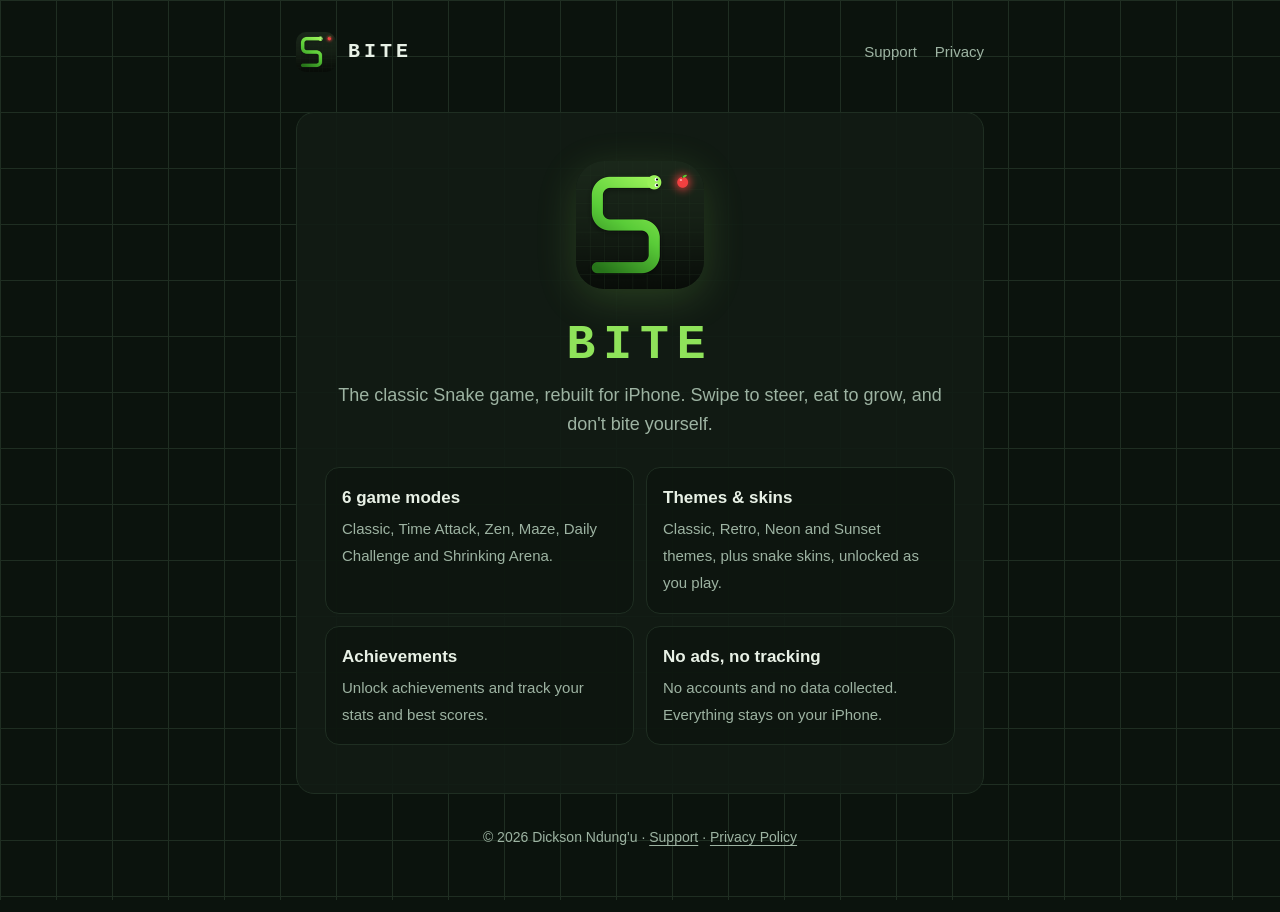
<file: index.html>
<!doctype html>
<html lang="en">
<head>
  <meta charset="utf-8">
  <meta name="viewport" content="width=device-width, initial-scale=1">
  <title>Bite – Classic Snake for iPhone</title>
  <meta name="description" content="Bite is a modern take on the classic Snake game for iPhone, with six game modes, themes, skins and achievements.">
  <link rel="icon" href="icon.png">
  <link rel="apple-touch-icon" href="icon.png">
  <link rel="stylesheet" href="style.css">
</head>
<body>
  <div class="wrap">
    <header class="top">
      <a class="brand" href="./"><img src="icon.png" alt=""><span>BITE</span></a>
      <nav>
        <a href="support.html">Support</a>
        <a href="privacy.html">Privacy</a>
      </nav>
    </header>

    <main class="card hero">
      <img src="icon.png" alt="Bite app icon">
      <h1>BITE</h1>
      <p class="lede">The classic Snake game, rebuilt for iPhone. Swipe to steer, eat to grow, and don't bite yourself.</p>

      <div class="features">
        <div class="feature"><strong>6 game modes</strong><span>Classic, Time Attack, Zen, Maze, Daily Challenge and Shrinking Arena.</span></div>
        <div class="feature"><strong>Themes &amp; skins</strong><span>Classic, Retro, Neon and Sunset themes, plus snake skins, unlocked as you play.</span></div>
        <div class="feature"><strong>Achievements</strong><span>Unlock achievements and track your stats and best scores.</span></div>
        <div class="feature"><strong>No ads, no tracking</strong><span>No accounts and no data collected. Everything stays on your iPhone.</span></div>
      </div>
    </main>

    <footer>
      © 2026 Dickson Ndung'u · <a href="support.html">Support</a> · <a href="privacy.html">Privacy Policy</a>
    </footer>
  </div>
</body>
</html>
</file>
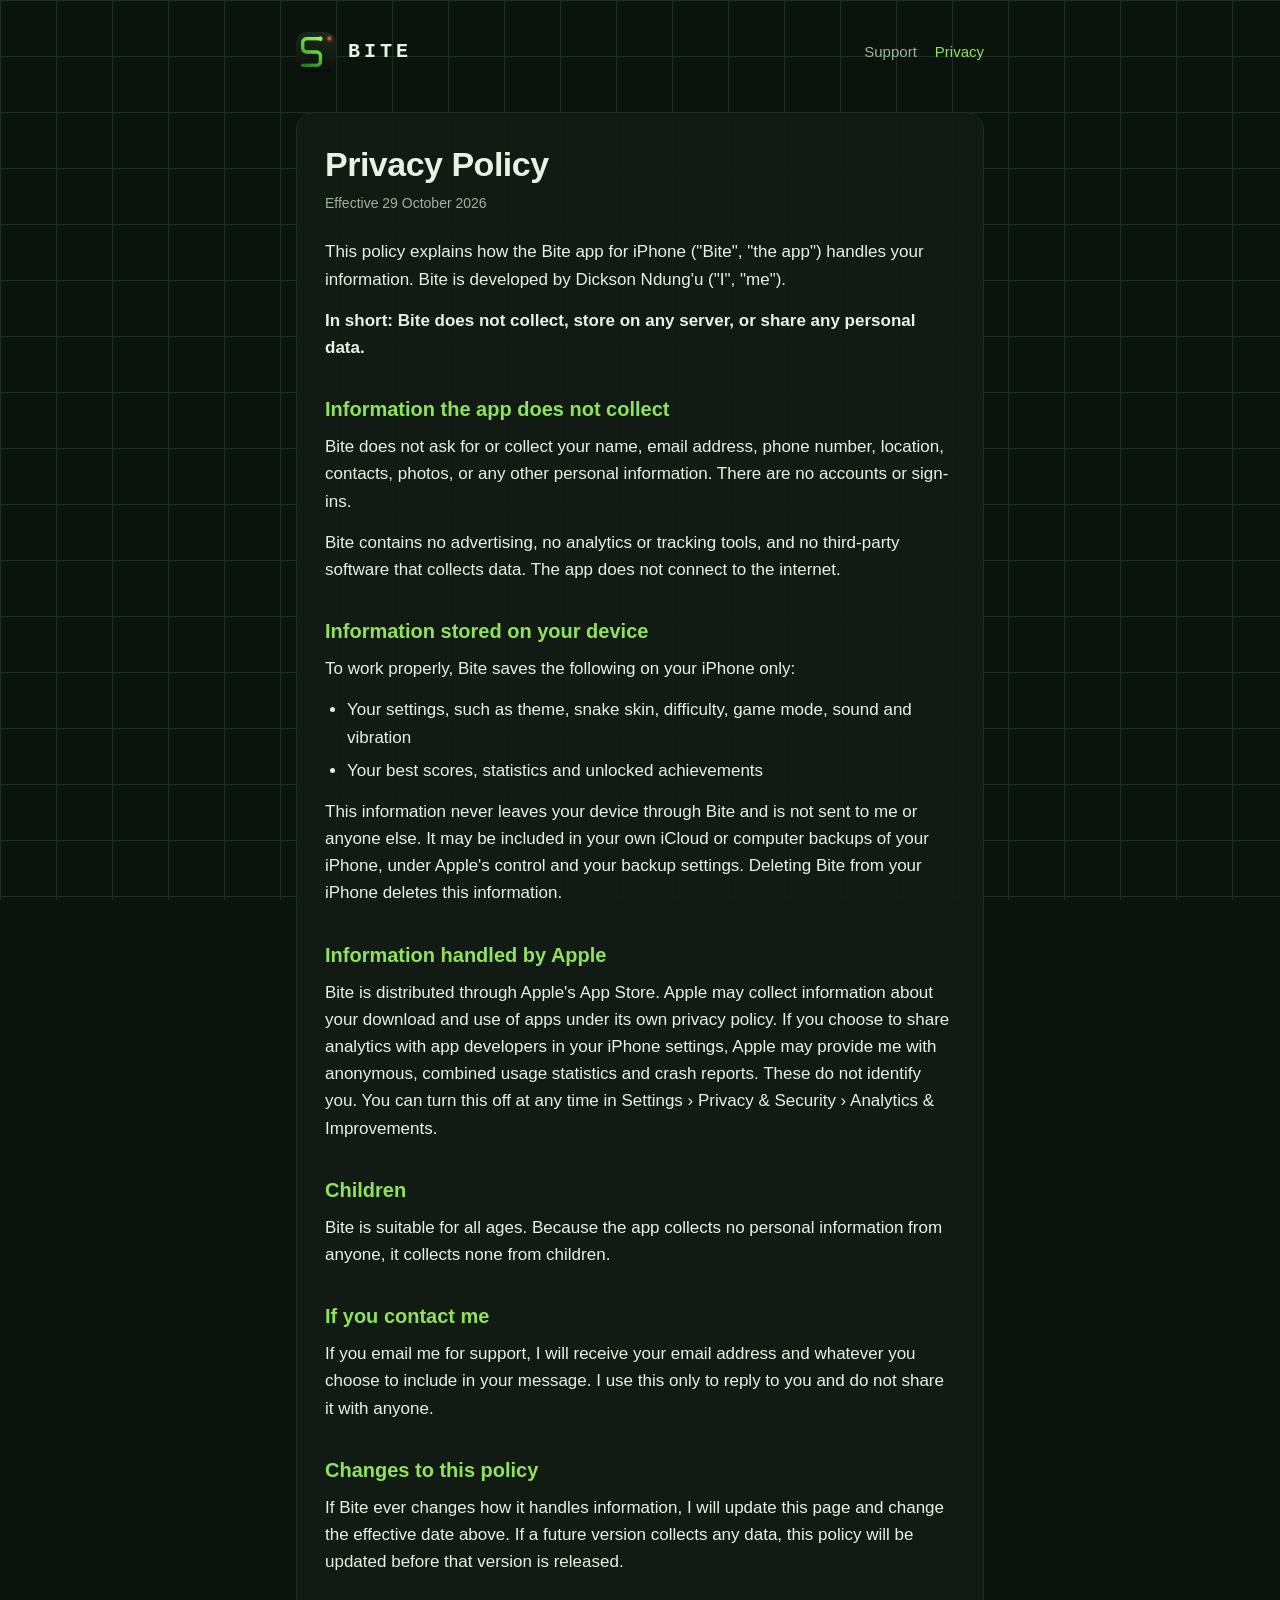
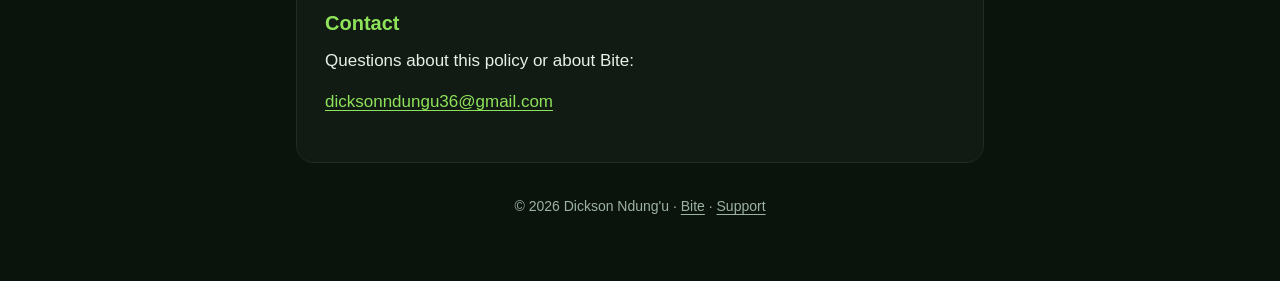
<file: privacy.html>
<!doctype html>
<html lang="en">
<head>
  <meta charset="utf-8">
  <meta name="viewport" content="width=device-width, initial-scale=1">
  <title>Privacy Policy – Bite</title>
  <meta name="description" content="Privacy policy for the Bite snake game for iPhone.">
  <link rel="icon" href="icon.png">
  <link rel="stylesheet" href="style.css">
</head>
<body>
  <div class="wrap">
    <header class="top">
      <a class="brand" href="./"><img src="icon.png" alt=""><span>BITE</span></a>
      <nav>
        <a href="support.html">Support</a>
        <a href="privacy.html" aria-current="page">Privacy</a>
      </nav>
    </header>

    <main class="card">
      <h1>Privacy Policy</h1>
      <p class="meta">Effective 29 October 2026</p>

      <p>This policy explains how the Bite app for iPhone ("Bite", "the app") handles your information. Bite is developed by Dickson Ndung'u ("I", "me").</p>
      <p><strong>In short: Bite does not collect, store on any server, or share any personal data.</strong></p>

      <h2>Information the app does not collect</h2>
      <p>Bite does not ask for or collect your name, email address, phone number, location, contacts, photos, or any other personal information. There are no accounts or sign-ins.</p>
      <p>Bite contains no advertising, no analytics or tracking tools, and no third-party software that collects data. The app does not connect to the internet.</p>

      <h2>Information stored on your device</h2>
      <p>To work properly, Bite saves the following on your iPhone only:</p>
      <ul>
        <li>Your settings, such as theme, snake skin, difficulty, game mode, sound and vibration</li>
        <li>Your best scores, statistics and unlocked achievements</li>
      </ul>
      <p>This information never leaves your device through Bite and is not sent to me or anyone else. It may be included in your own iCloud or computer backups of your iPhone, under Apple's control and your backup settings. Deleting Bite from your iPhone deletes this information.</p>

      <h2>Information handled by Apple</h2>
      <p>Bite is distributed through Apple's App Store. Apple may collect information about your download and use of apps under its own privacy policy. If you choose to share analytics with app developers in your iPhone settings, Apple may provide me with anonymous, combined usage statistics and crash reports. These do not identify you. You can turn this off at any time in Settings › Privacy &amp; Security › Analytics &amp; Improvements.</p>

      <h2>Children</h2>
      <p>Bite is suitable for all ages. Because the app collects no personal information from anyone, it collects none from children.</p>

      <h2>If you contact me</h2>
      <p>If you email me for support, I will receive your email address and whatever you choose to include in your message. I use this only to reply to you and do not share it with anyone.</p>

      <h2>Changes to this policy</h2>
      <p>If Bite ever changes how it handles information, I will update this page and change the effective date above. If a future version collects any data, this policy will be updated before that version is released.</p>

      <h2>Contact</h2>
      <p>Questions about this policy or about Bite:</p>
      <p><a href="mailto:dicksonndungu36@gmail.com">dicksonndungu36@gmail.com</a></p>
    </main>

    <footer>
      © 2026 Dickson Ndung'u · <a href="./">Bite</a> · <a href="support.html">Support</a>
    </footer>
  </div>
</body>
</html>
</file>
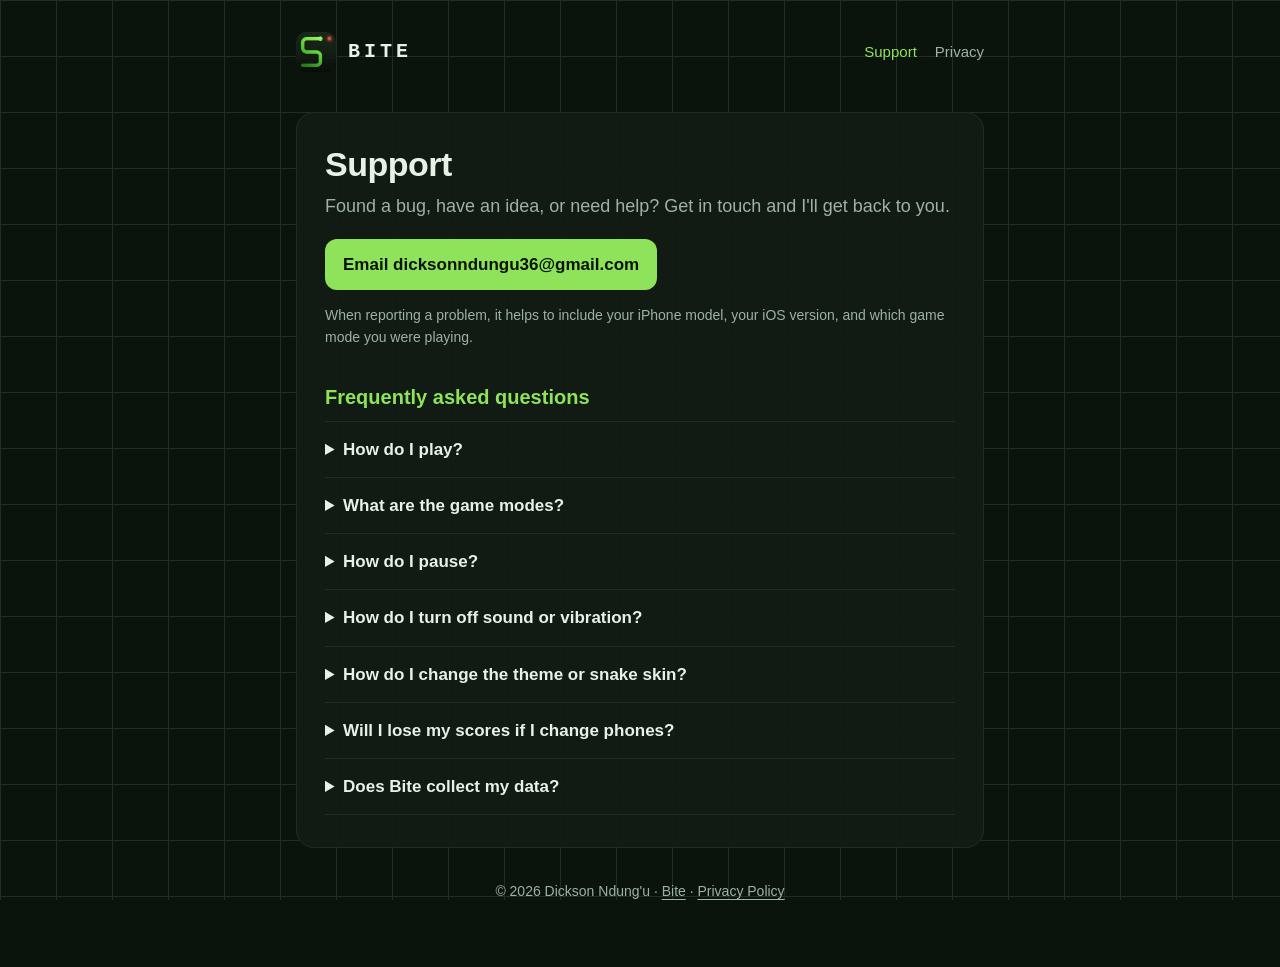
<file: support.html>
<!doctype html>
<html lang="en">
<head>
  <meta charset="utf-8">
  <meta name="viewport" content="width=device-width, initial-scale=1">
  <title>Support – Bite</title>
  <meta name="description" content="Help and contact details for the Bite snake game for iPhone.">
  <link rel="icon" href="icon.png">
  <link rel="stylesheet" href="style.css">
</head>
<body>
  <div class="wrap">
    <header class="top">
      <a class="brand" href="./"><img src="icon.png" alt=""><span>BITE</span></a>
      <nav>
        <a href="support.html" aria-current="page">Support</a>
        <a href="privacy.html">Privacy</a>
      </nav>
    </header>

    <main class="card">
      <h1>Support</h1>
      <p class="lede">Found a bug, have an idea, or need help? Get in touch and I'll get back to you.</p>
      <a class="contact" href="mailto:dicksonndungu36@gmail.com?subject=Bite%20support">Email dicksonndungu36@gmail.com</a>
      <p class="meta" style="margin-top:14px">When reporting a problem, it helps to include your iPhone model, your iOS version, and which game mode you were playing.</p>

      <h2>Frequently asked questions</h2>

      <details>
        <summary>How do I play?</summary>
        <p>Swipe anywhere on the screen to steer the snake. Eat food to grow and score points. The game ends if you hit a wall or your own tail, except in modes that say otherwise.</p>
      </details>

      <details>
        <summary>What are the game modes?</summary>
        <p><strong>Classic:</strong> level up to face walls, moving blocks and a roaming bug. <strong>Time Attack:</strong> score as much as you can in 60 seconds; gold food adds time. <strong>Zen:</strong> no walls and no game over; biting your tail just trims it. <strong>Maze:</strong> hand-built mazes; eat 8 food to open the exit. <strong>Daily Challenge:</strong> the same layout for everyone, new every day. <strong>Shrinking Arena:</strong> the walls close in every 10 seconds.</p>
      </details>

      <details>
        <summary>How do I pause?</summary>
        <p>Tap the pause button during a game. Bite also pauses automatically if you leave the app or get a call.</p>
      </details>

      <details>
        <summary>How do I turn off sound or vibration?</summary>
        <p>Open Settings from the main menu and switch off Sound effects or Vibration. Bite's sounds also follow your iPhone's silent switch, and they won't stop music you're playing in another app.</p>
      </details>

      <details>
        <summary>How do I change the theme or snake skin?</summary>
        <p>Open Settings from the main menu and pick a theme and skin. Some themes and skins unlock as you play; locked ones show what you need to do to unlock them. Your achievements are under Trophies on the main menu.</p>
      </details>

      <details>
        <summary>Will I lose my scores if I change phones?</summary>
        <p>Scores, stats and achievements are saved on your iPhone. They move to a new iPhone if you restore it from an iCloud or computer backup. Deleting the app deletes them.</p>
      </details>

      <details>
        <summary>Does Bite collect my data?</summary>
        <p>No. There are no accounts, ads or tracking, and the app doesn't connect to the internet. See the <a href="privacy.html">privacy policy</a>.</p>
      </details>
    </main>

    <footer>
      © 2026 Dickson Ndung'u · <a href="./">Bite</a> · <a href="privacy.html">Privacy Policy</a>
    </footer>
  </div>
</body>
</html>
</file>
<file: style.css>
:root {
  --bg: #0b130d;
  --board: #121c14;
  --line: #1f2e22;
  --text: #e8f1e6;
  --muted: #9db3a2;
  --green: #8fe35a;
  --green-dim: #59c23a;
  --red: #f24040;
  --radius: 18px;
}

* { box-sizing: border-box; }

html { -webkit-text-size-adjust: 100%; }

body {
  margin: 0;
  background: var(--bg);
  background-image:
    linear-gradient(var(--line) 1px, transparent 1px),
    linear-gradient(90deg, var(--line) 1px, transparent 1px);
  background-size: 56px 56px;
  background-attachment: fixed;
  color: var(--text);
  font: 17px/1.6 -apple-system, BlinkMacSystemFont, "SF Pro Text", "Segoe UI", Roboto, Helvetica, Arial, sans-serif;
}

a { color: var(--green); text-underline-offset: 3px; }
a:hover { color: #b6f58c; }

.wrap { max-width: 720px; margin: 0 auto; padding: 32px 16px 64px; }

header.top {
  display: flex; align-items: center; justify-content: space-between; gap: 16px;
  margin-bottom: 40px;
}
.brand { display: flex; align-items: center; gap: 12px; text-decoration: none; color: var(--text); }
.brand img { width: 40px; height: 40px; border-radius: 10px; }
.brand span { font: 800 20px/1 ui-monospace, "SF Mono", Menlo, monospace; letter-spacing: 4px; }
nav { display: flex; gap: 18px; font-size: 15px; }
nav a { color: var(--muted); text-decoration: none; }
nav a:hover, nav a[aria-current="page"] { color: var(--green); }

.card {
  background: rgba(18, 28, 20, 0.92);
  border: 1px solid var(--line);
  border-radius: var(--radius);
  padding: 32px 28px;
}

h1 { font-size: 34px; line-height: 1.15; margin: 0 0 8px; letter-spacing: -0.5px; }
h2 { font-size: 20px; margin: 32px 0 8px; color: var(--green); }
p, ul { margin: 0 0 14px; }
ul { padding-left: 22px; }
li { margin-bottom: 6px; }
.lede { color: var(--muted); font-size: 18px; }
.meta { color: var(--muted); font-size: 14px; margin-bottom: 24px; }

.hero { text-align: center; padding: 48px 28px; }
.hero img { width: 128px; height: 128px; border-radius: 28px; box-shadow: 0 10px 40px rgba(143, 227, 90, 0.18); margin-bottom: 24px; }
.hero h1 { font: 900 48px/1 ui-monospace, "SF Mono", Menlo, monospace; letter-spacing: 8px; color: var(--green); margin-bottom: 12px; }

.features { display: grid; grid-template-columns: repeat(2, minmax(0, 1fr)); gap: 12px; margin-top: 28px; text-align: left; }
.feature { border: 1px solid var(--line); border-radius: 14px; padding: 16px; background: rgba(11, 19, 13, 0.6); }
.feature strong { display: block; margin-bottom: 4px; }
.feature span { color: var(--muted); font-size: 15px; }

.contact {
  display: inline-block; margin-top: 4px; padding: 12px 18px;
  border-radius: 12px; background: var(--green); color: #0b130d; font-weight: 700; text-decoration: none;
}
.contact:hover { background: #b6f58c; color: #0b130d; }

details { border-top: 1px solid var(--line); padding: 14px 0; }
details:last-of-type { border-bottom: 1px solid var(--line); }
summary { cursor: pointer; font-weight: 600; }
details p { margin: 10px 0 0; color: var(--muted); }

footer { margin-top: 32px; color: var(--muted); font-size: 14px; text-align: center; }
footer a { color: var(--muted); }

@media (max-width: 520px) {
  .card { padding: 24px 18px; }
  h1 { font-size: 28px; }
  .hero h1 { font-size: 40px; }
  .features { grid-template-columns: 1fr; }
  nav { gap: 14px; }
}
</file>
